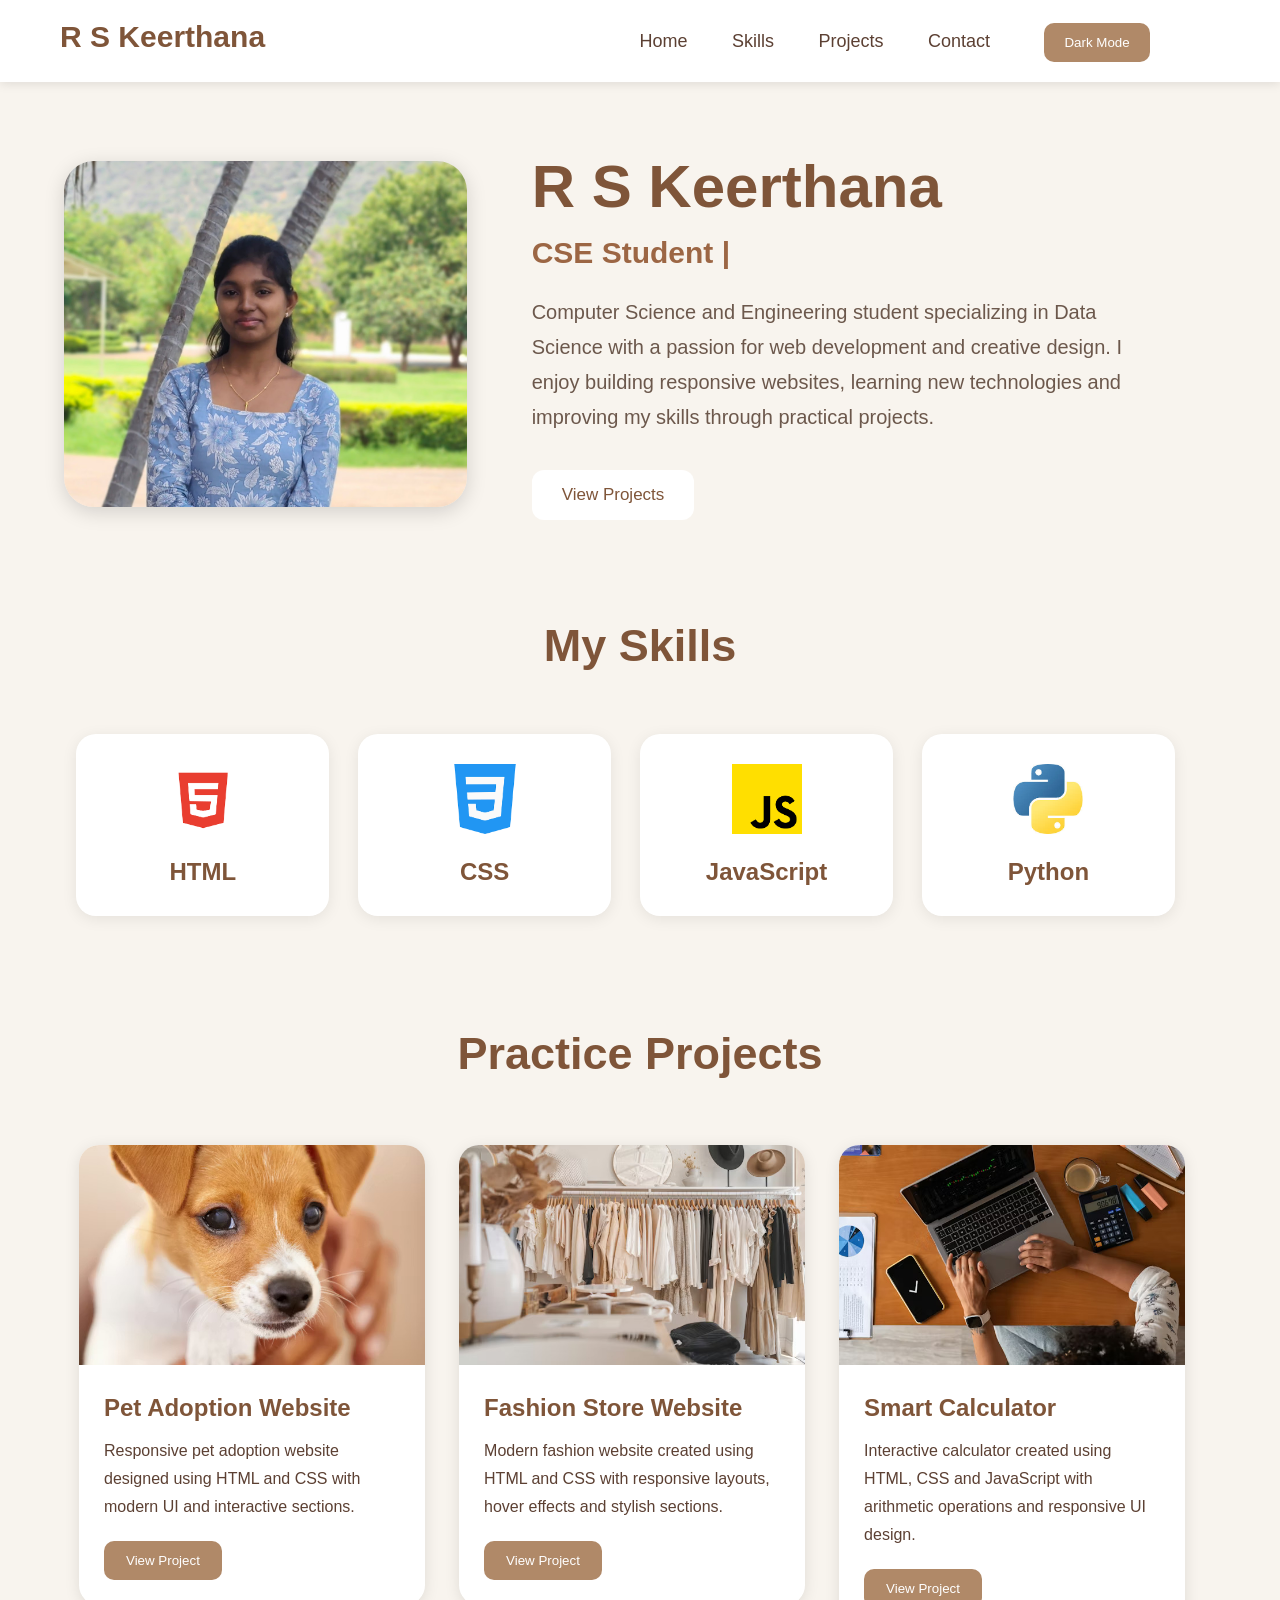
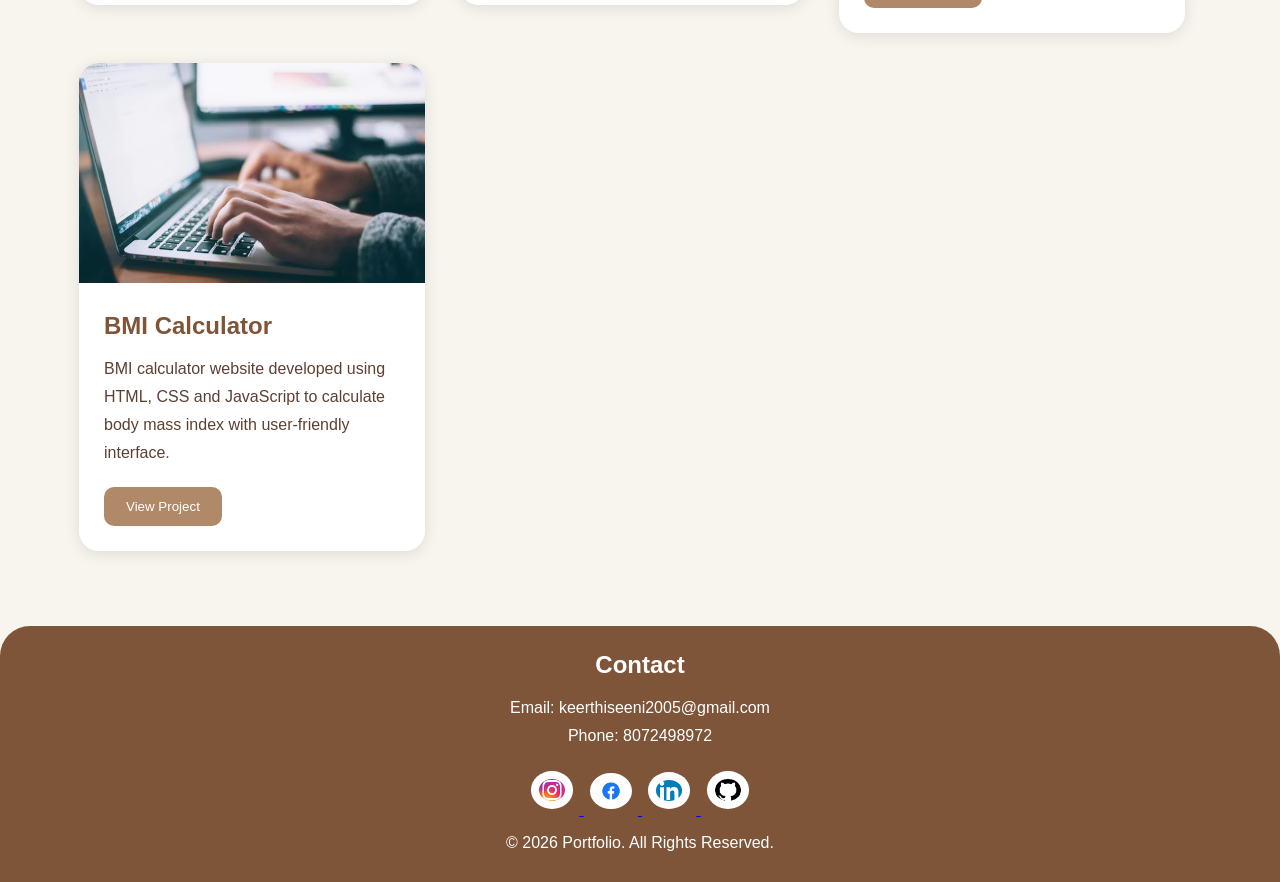
<file: index.html>
<!DOCTYPE html>
<html lang="en">
<head>
<meta charset="UTF-8">
<meta name="viewport" content="width=device-width, initial-scale=1.0">
<title>R S Keerthana Portfolio</title>

<link rel="stylesheet" href="portfolio.css">

</head>
<body>

<nav>
<div class="logo">R S Keerthana</div>

<ul>
<li><a href="#">Home</a></li>
<li><a href="#skills">Skills</a></li>
<li><a href="#projects">Projects</a></li>
<li><a href="#contact">Contact</a></li>
</ul>

<button class="mode-btn" id="darkBtn">Dark Mode</button>
</nav>

<div class="hero">

<div class="hero-image">
<img src="assets/image.jpeg">
</div>

<div class="hero-text">

<h1>R S Keerthana</h1>

<h2 id="typing"></h2>

<p>
Computer Science and Engineering student specializing in Data Science with a passion for web development and creative design. I enjoy building responsive websites, learning new technologies and improving my skills through practical projects.
</p>

<div class="hero-buttons">
<button class="project-btn" id="projectBtn">View Projects</button>
</div>

</div>

</div>

<h1 class="heading" id="skills">My Skills</h1>

<div class="skills">

<div class="skill-card">
<img src="assets/html.png">
<h2>HTML</h2>
</div>

<div class="skill-card">
<img src="assets/css.png">
<h2>CSS</h2>
</div>

<div class="skill-card">
<img src="assets/js.png">
<h2>JavaScript</h2>
</div>

<div class="skill-card">
<img src="assets/python.jpeg">
<h2>Python</h2>
</div>

</div>

<h1 class="heading" id="projects">Practice Projects</h1>

<div class="projects">

<div class="project-card">
<div class="project-image">
<img src="assets/pet.jpg">
<div class="overlay"></div>
</div>

<div class="project-content">
<h2>Pet Adoption Website</h2>

<p>
Responsive pet adoption website designed using HTML and CSS with modern UI and interactive sections.
</p>

<button class="petBtn">View Project</button>
</div>

</div>

<div class="project-card">

<div class="project-image">
<img src="assets/fashion.jpg">
<div class="overlay"></div>
</div>

<div class="project-content">
<h2>Fashion Store Website</h2>

<p>
Modern fashion website created using HTML and CSS with responsive layouts, hover effects and stylish sections.
</p>

<button class="fashionBtn">View Project</button>

</div>
</div>

<div class="project-card">

<div class="project-image">
<img src="assets/calc.jpg">
<div class="overlay"></div>
</div>

<div class="project-content">
<h2>Smart Calculator</h2>

<p>
Interactive calculator created using HTML, CSS and JavaScript with arithmetic operations and responsive UI design.
</p>

<button class="calculatorBtn">View Project</button>

</div>
</div>

<div class="project-card">

<div class="project-image">
<img src="assets/bmi.jpg">
<div class="overlay"></div>
</div>

<div class="project-content">

<h2>BMI Calculator</h2>

<p>
BMI calculator website developed using HTML, CSS and JavaScript to calculate body mass index with user-friendly interface.
</p>

<button class="bmiBtn">View Project</button>

</div>
</div>

</div>

<footer id="contact">

<h3>Contact</h3>

<p>
Email: keerthiseeni2005@gmail.com<br>
Phone: 8072498972
</p>

<div class="socials">

<a href="https://www.instagram.com/kxxrthi_12" target="_blank">
<img src="assets/insta.jpeg">
</a>

<a href="https://www.facebook.com/share/1E6U5638YS/" target="_blank">
<img src="assets/face.png">
</a>

<a href="https://www.linkedin.com/in/keerthana-seenivasagan" target="_blank">
<img src="assets/linked.png">
</a>

<a href="https://github.com/kxxrthi12" target="_blank">
<img src="assets/github.png">
</a>

</div>

<p>© 2026 Portfolio. All Rights Reserved.</p>

</footer>

<script src="portfolio.js"></script>

</body>
</html>
</file>
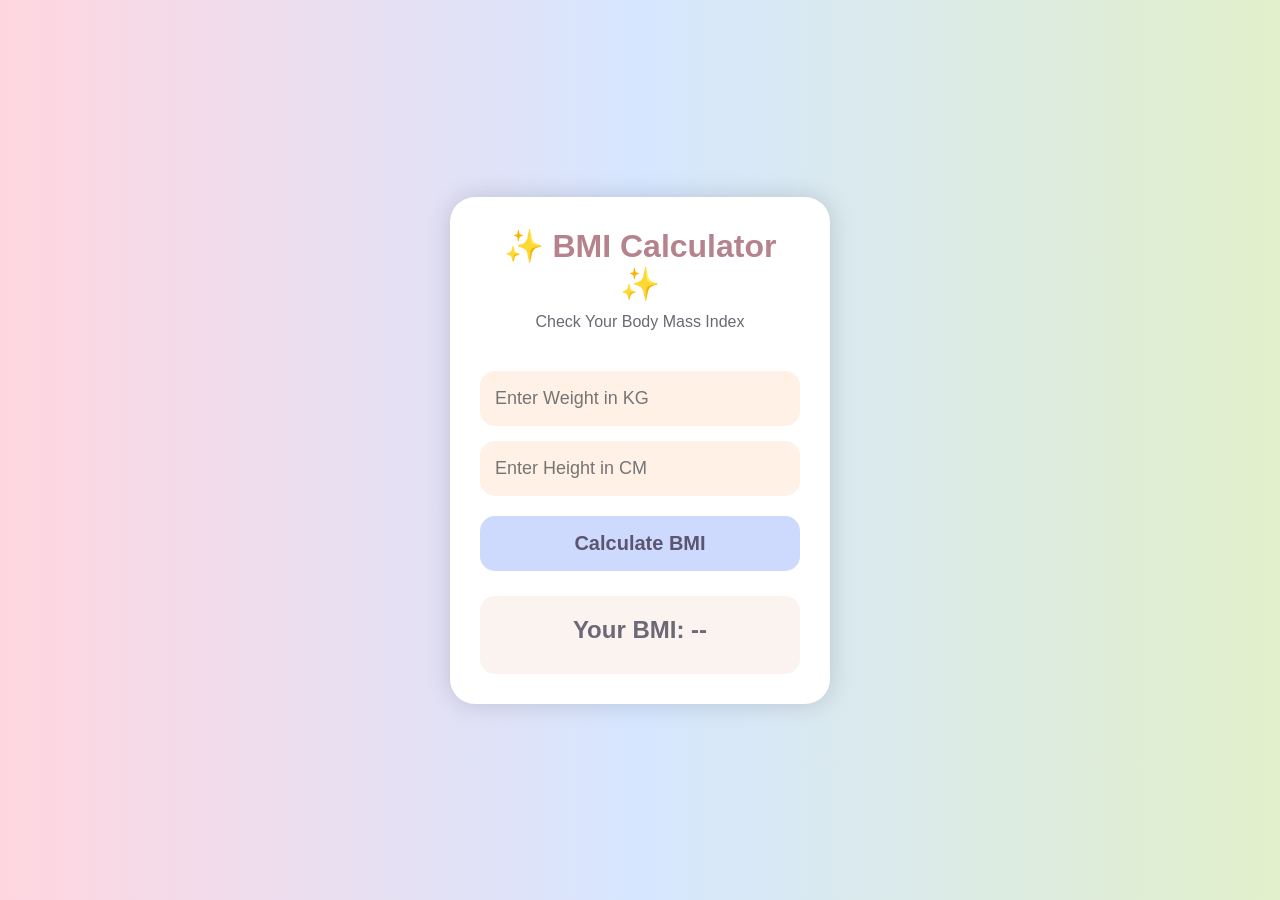
<file: bmi.html>
<!DOCTYPE html>
<html>
<head>

    <title>BMI Calculator</title>

    <link rel="stylesheet" href="bmi.css">

</head>

<body>

<div class="container">

    <h1>✨ BMI Calculator ✨</h1>

    <p class="subtitle">
        Check Your Body Mass Index
    </p>

    <input type="number"
           id="weight"
           placeholder="Enter Weight in KG">

    <input type="number"
           id="height"
           placeholder="Enter Height in CM">

    <button onclick="calculateBMI()">
        Calculate BMI
    </button>

    <div class="result-box">

        <h2 id="result">Your BMI: --</h2>

        <h3 id="status"></h3>

    </div>

</div>

<script src="bmi.js"></script>

</body>
</html>
</file>
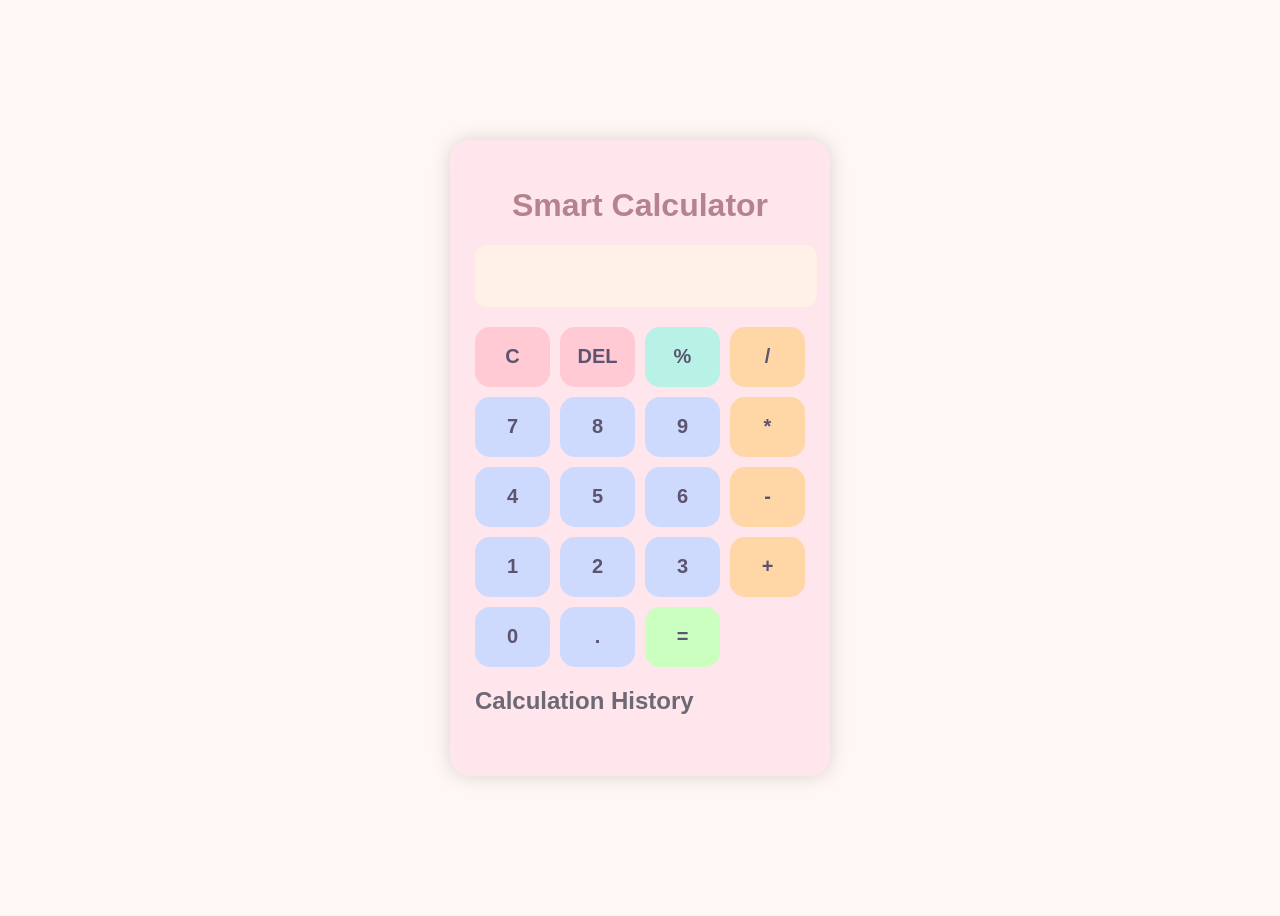
<file: CalC.html>
<!DOCTYPE html>
<html>
<head>

    <title>Smart Calculator</title>

    <link rel="stylesheet" href="calc.css">

</head>

<body>

<div class="calculator">

    <h1>Smart Calculator</h1>

    <input type="text" id="display" readonly>

    <div class="buttons">

        <button onclick="clearDisplay()">C</button>
        <button onclick="deleteLast()">DEL</button>
        <button onclick="appendValue('%')">%</button>
        <button onclick="appendValue('/')">/</button>

        <button onclick="appendValue('7')">7</button>
        <button onclick="appendValue('8')">8</button>
        <button onclick="appendValue('9')">9</button>
        <button onclick="appendValue('*')">*</button>

        <button onclick="appendValue('4')">4</button>
        <button onclick="appendValue('5')">5</button>
        <button onclick="appendValue('6')">6</button>
        <button onclick="appendValue('-')">-</button>

        <button onclick="appendValue('1')">1</button>
        <button onclick="appendValue('2')">2</button>
        <button onclick="appendValue('3')">3</button>
        <button onclick="appendValue('+')">+</button>

        <button onclick="appendValue('0')">0</button>
        <button onclick="appendValue('.')">.</button>
        <button onclick="calculate()">=</button>

    </div>

    <h2>Calculation History</h2>

    <ul id="history"></ul>

</div>

<script src="calc.js"></script>

</body>
</html>
</file>
<file: portfolio.css>
*{
margin:0;
padding:0;
box-sizing:border-box;
scroll-behavior:smooth;
font-family:Arial, Helvetica, sans-serif;
}

body{
background:#f8f4ee;
color:#5c4033;
}

nav{
background:white;
padding:20px 60px;
position:sticky;
top:0;
box-shadow:0px 2px 10px rgba(0,0,0,0.1);
z-index:1000;
}

.logo{
font-size:30px;
font-weight:bold;
display:inline-block;
color:#7f5539;
}

ul{
display:inline-block;
margin-left:350px;
}

li{
display:inline;
margin:20px;
}

li a{
text-decoration:none;
color:#5c4033;
font-size:18px;
}

li a:hover{
color:#b08968;
}

.mode-btn{
background:#b08968;
color:white;
border:none;
padding:12px 20px;
border-radius:10px;
margin-left:30px;
cursor:pointer;
}

.hero{
width:90%;
margin:auto;
margin-top:70px;
}

.hero-image{
width:35%;
display:inline-block;
vertical-align:middle;
}

.hero-image img{
width:100%;
border-radius:30px;
box-shadow:0px 5px 20px rgba(0,0,0,0.15);
}

.hero-text{
width:55%;
display:inline-block;
vertical-align:middle;
margin-left:60px;
}

.hero-text h1{
font-size:60px;
color:#7f5539;
}

.hero-text h2{
font-size:30px;
margin-top:15px;
color:#9c6644;
}

.hero-text p{
margin-top:25px;
font-size:20px;
line-height:35px;
color:#6c584c;
}

.hero-buttons{
margin-top:35px;
}

.hero-buttons button{
padding:15px 30px;
border:none;
border-radius:12px;
font-size:17px;
cursor:pointer;
transition:0.3s;
}

.project-btn{
background:white;
color:#7f5539;
border:2px solid #b08968;
}

.hero-buttons button:hover{
transform:scale(1.05);
}

.heading{
text-align:center;
font-size:45px;
margin-top:100px;
margin-bottom:50px;
color:#7f5539;
}

.skills,.projects{
width:90%;
margin:auto;
}

@keyframes fadeUp{
from{
opacity:0;
transform:translateY(40px);
}

to{
opacity:1;
transform:translateY(0px);
}
}

.skill-card{
opacity:0;
transform:translateY(40px);
animation:fadeUp 1s forwards;
width:22%;
display:inline-block;
background:white;
padding:30px;
margin:12px;
text-align:center;
border-radius:20px;
box-shadow:0px 3px 15px rgba(0,0,0,0.08);
transition:0.4s;
}

.skill-card:hover,.project-card:hover{
transform:translateY(-10px);
}

.skill-card img{
width:70px;
}

.skill-card h2{
margin-top:20px;
color:#7f5539;
}

.project-card{
opacity:0;
transform:translateY(40px);
animation:fadeUp 1s forwards;
width:30%;
display:inline-block;
background:white;
margin:15px;
border-radius:20px;
overflow:hidden;
vertical-align:top;
box-shadow:0px 3px 15px rgba(0,0,0,0.1);
transition:0.4s;
}

.project-image{
position:relative;
overflow:hidden;
}

.overlay{
position:absolute;
top:0;
left:0;
width:100%;
height:100%;
background:rgba(0,0,0,0.5);
opacity:0;
transition:0.4s;
}

.project-card:hover .overlay{
opacity:1;
}

.project-card img{
width:100%;
height:220px;
object-fit:cover;
}

.project-content{
padding:25px;
}

.project-content h2{
color:#7f5539;
}

.project-content p{
margin-top:15px;
line-height:28px;
}

.project-content button{
margin-top:20px;
padding:12px 22px;
border:none;
border-radius:10px;
background:#b08968;
color:white;
cursor:pointer;
}

footer{
margin-top:60px;
background:#7f5539;
padding:25px 20px;
text-align:center;
color:white;
border-top-left-radius:30px;
border-top-right-radius:30px;
}

footer h3{
margin-bottom:15px;
font-size:24px;
}

footer p{
margin-top:10px;
font-size:16px;
line-height:28px;
}

footer .socials{
margin-top:15px;
}

footer .socials img{
background:white;
padding:8px;
border-radius:50%;
width:42px;
margin:6px;
}

footer .socials img:hover{
transform:translateY(-5px);
}

.dark{
background:#1f1f1f;
color:white;
}

.dark nav,
.dark .skill-card,
.dark .project-card,
.dark footer{
background:#2c2c2c;
color:white;
}

.dark .hero-text p,
.dark .project-content p{
color:#d6d6d6;
}

@media screen and (max-width:768px){

ul{
display:block;
margin-left:0;
margin-top:20px;
}

li{
display:block;
margin:15px 0;
}

.hero-image,
.hero-text,
.skill-card,
.project-card{
width:100%;
margin-left:0;
}

.hero-text{
margin-top:40px;
}

}
</file>
<file: bmi.css>
*{
    margin:0;
    padding:0;
    box-sizing:border-box;
}

body{
    height:100vh;
    display:flex;
    justify-content:center;
    align-items:center;
    background:linear-gradient(to right,#ffd6e0,#d6e6ff,#e2f0cb);
    font-family:Arial;
}

.container{
    width:380px;
    background:white;
    padding:30px;
    border-radius:25px;
    text-align:center;
    box-shadow:0px 0px 25px rgba(0,0,0,0.15);
}

h1{
    color:#b5838d;
    margin-bottom:10px;
}

.subtitle{
    color:#6d6875;
    margin-bottom:25px;
}

input{
    width:100%;
    height:55px;
    margin-top:15px;
    border:none;
    border-radius:15px;
    padding-left:15px;
    font-size:18px;
    background:#fff1e6;
    color:#6d6875;
    outline:none;
}

button{
    width:100%;
    height:55px;
    margin-top:20px;
    border:none;
    border-radius:15px;
    background:#cddafd;
    color:#5c5470;
    font-size:20px;
    font-weight:bold;
    cursor:pointer;
    transition:0.3s;
}

button:hover{
    background:#b8f2e6;
    transform:scale(1.03);
}

.result-box{
    margin-top:25px;
    padding:20px;
    border-radius:15px;
    background:#faf3f0;
}

#result{
    color:#6d6875;
}

#status{
    margin-top:10px;
    color:#b5838d;
}
</file>
<file: calc.css>
body{
    display:flex;
    justify-content:center;
    align-items:center;
    height:100vh;
    background:#fff7f3;
    font-family:Arial;
}

.calculator{
    background:#ffe5ec;
    padding:25px;
    border-radius:20px;
    width:330px;
    box-shadow:0px 0px 20px rgba(0,0,0,0.15);
}

h1{
    text-align:center;
    color:#b5838d;
}

#display{
    width:100%;
    height:60px;
    font-size:25px;
    border:none;
    border-radius:12px;
    margin-bottom:20px;
    padding-left:10px;
    background:#fff1e6;
    color:#6d6875;
}

.buttons{
    display:grid;
    grid-template-columns:repeat(4,1fr);
    gap:10px;
}

button{
    height:60px;
    border:none;
    border-radius:15px;
    font-size:20px;
    cursor:pointer;
    transition:0.3s;
    color:#5c5470;
    font-weight:bold;
}

button:hover{
    transform:scale(1.05);
}

/* Number buttons */
button:nth-child(5),
button:nth-child(6),
button:nth-child(7),
button:nth-child(9),
button:nth-child(10),
button:nth-child(11),
button:nth-child(13),
button:nth-child(14),
button:nth-child(15),
button:nth-child(17),
button:nth-child(18){
    background:#cddafd;
}

/* Operator buttons */
button:nth-child(4),
button:nth-child(8),
button:nth-child(12),
button:nth-child(16){
    background:#ffd6a5;
}

/* Clear and Delete */
button:nth-child(1),
button:nth-child(2){
    background:#ffcad4;
}

/* Percentage */
button:nth-child(3){
    background:#b8f2e6;
}

/* Equal button */
button:nth-child(19){
    background:#caffbf;
}

h2{
    margin-top:20px;
    color:#6d6875; 
} 

#history{
    max-height:120px;
    overflow-y:auto;
    padding-left:20px;
    color:#5c5470;
}
</file>
